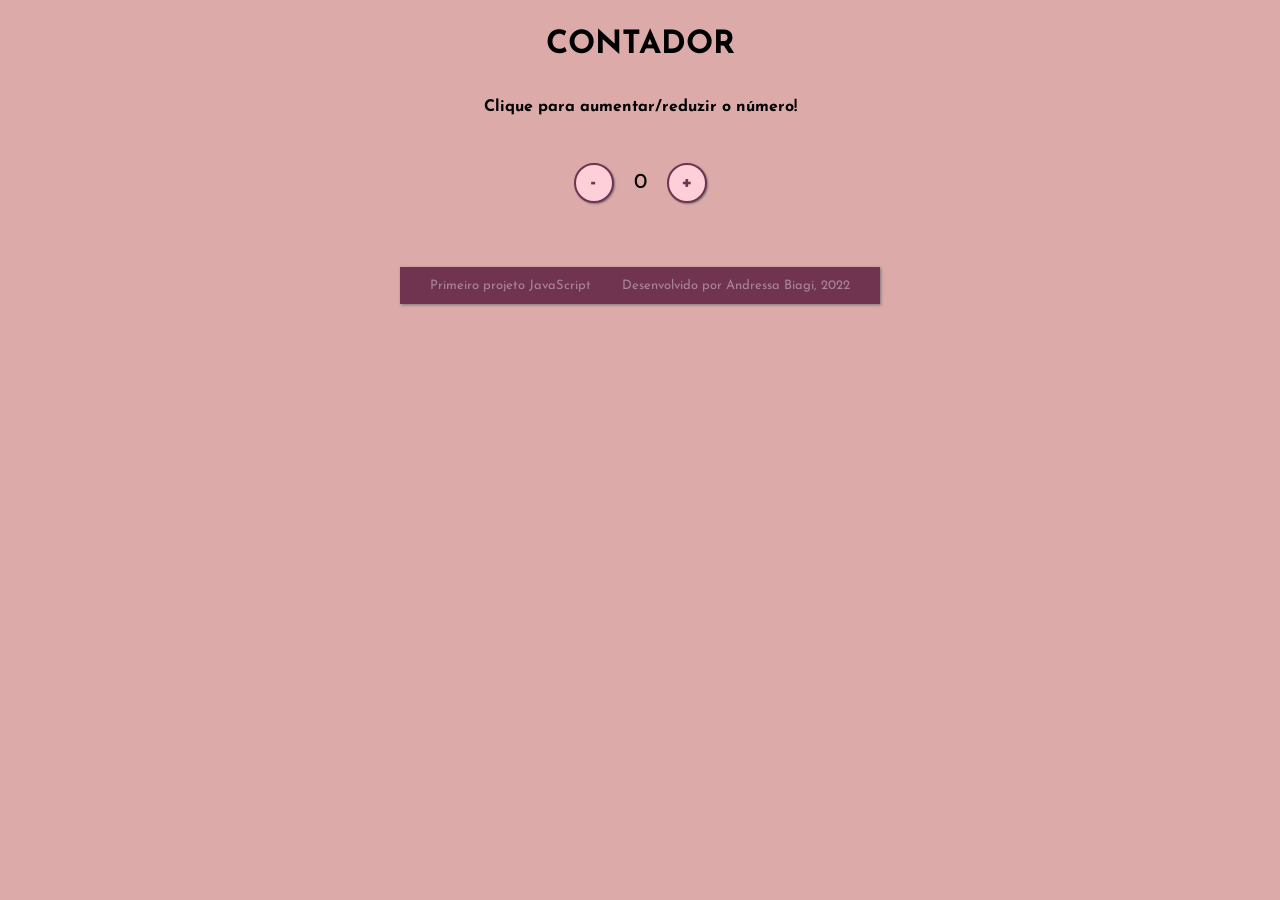
<file: contador-javascript-project/index.html>
<!DOCTYPE html>
<html lang="en">
<head>
    <meta charset="UTF-8">
    <meta http-equiv="X-UA-Compatible" content="IE=edge">
    <meta name="viewport" content="width=device-width, initial-scale=1.0">
    <link rel="stylesheet" href="assets/css/style.css">
    <title>teste</title>

</head>
<body>
    <h1>CONTADOR</h1>
    <p class="instruction">Clique para aumentar/reduzir o número!</p>
    <div id="counter">
        <button name="subtrair" onclick="decrement()">-</button> <!--'onclick' chama a function do JS-->
        <span id="currentNumber">0</span>
        <button name="adicionar" onclick="increment()">+</button>
    </div>
    <footer>

        <div class="container-footer">
            <p>Primeiro projeto JavaScript</p>
            <p>Desenvolvido por Andressa Biagi, 2022</p>            
        </div>
       
    </footer>
    <script src="assets/js/scripts.js"></script>
</body>
</html>
</file>
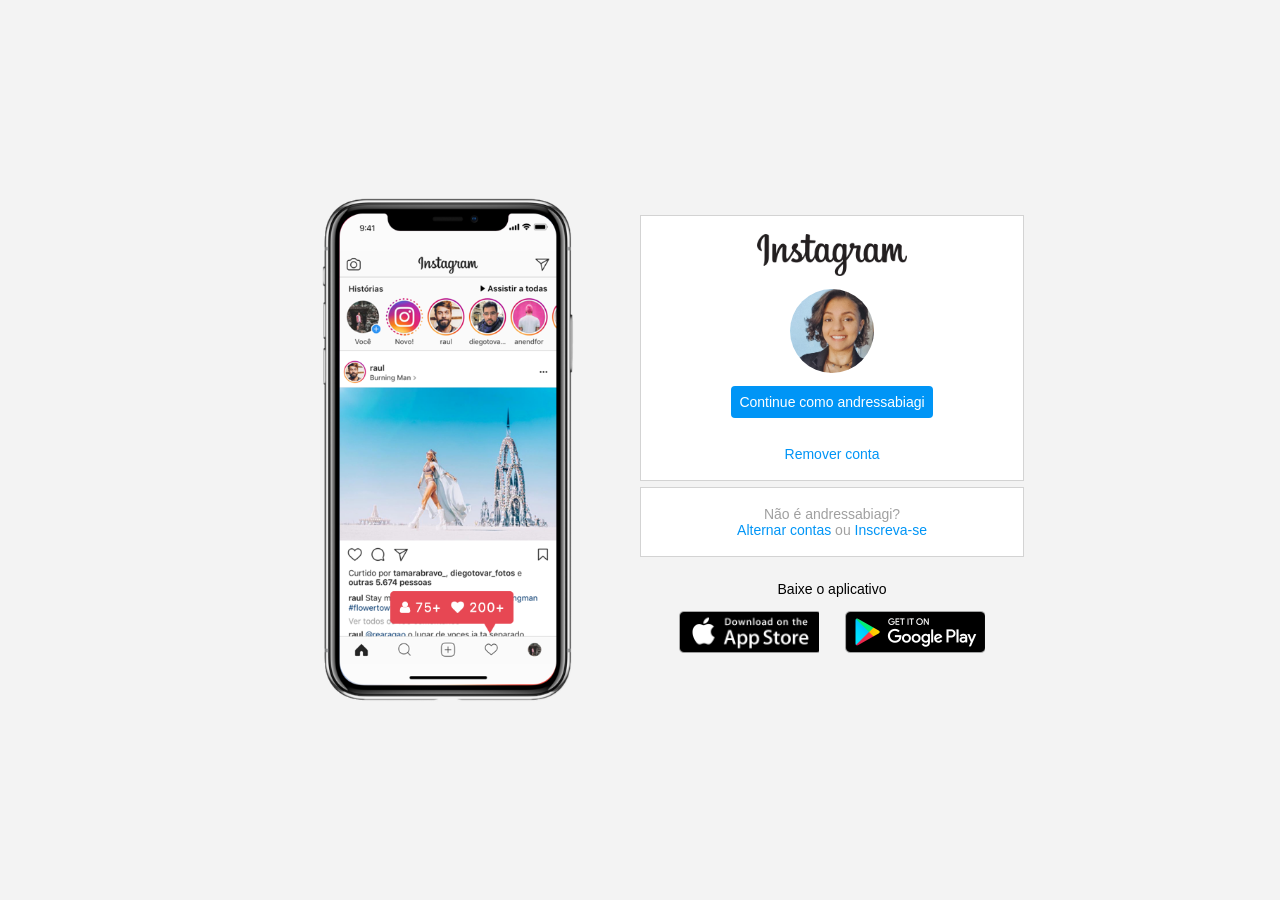
<file: instagram-project-bootcamp-unimedbh-dio/index.html>
<!DOCTYPE html>
<html lang="en">
<head>
    <meta charset="UTF-8">
    <meta name="viewport" content="width=device-width, initial-scale=1.0">
    <link rel="stylesheet" href="instagram-style.css">
    
    <title>Instagram</title>
</head>
<body>
    <div class="instagram-wrapper">
        <div class="instagram-phone">
            <img src="./img/instagram-celular.png" alt="celular">
        </div>
        <div class="instagram-continue">
            <div class="group">
                <img src="./img/instagram-logo.png" class="instagram-logo" alt="instagram logo">
                <div class="profile-photo">
                    <img src="./img/perfil-instagram.jpeg" alt="foto de perfil">
                </div>
                <a href="#" class="instagram-login">Continue como andressabiagi</a>
                <a href="#" class="instagram-logout">Remover conta</a>
            </div>
            <div class="group">
                <p class="not-account">Não é andressabiagi?</p>
                <p class="not-account">
                    <span class="link-blue">Alternar contas</span>
                    ou
                    <span class="link-blue">Inscreva-se</span>
                </p>
            </div>
            <div class="get-the-app">
                <p class="get-app">Baixe o aplicativo</p>
                <div class="download">
                    <a href="#" class="app-download"></a>
                    <a href="#" class="app-download"></a>
                </div>
            </div>
        </div>
    </div>
</body>
</html>
</file>
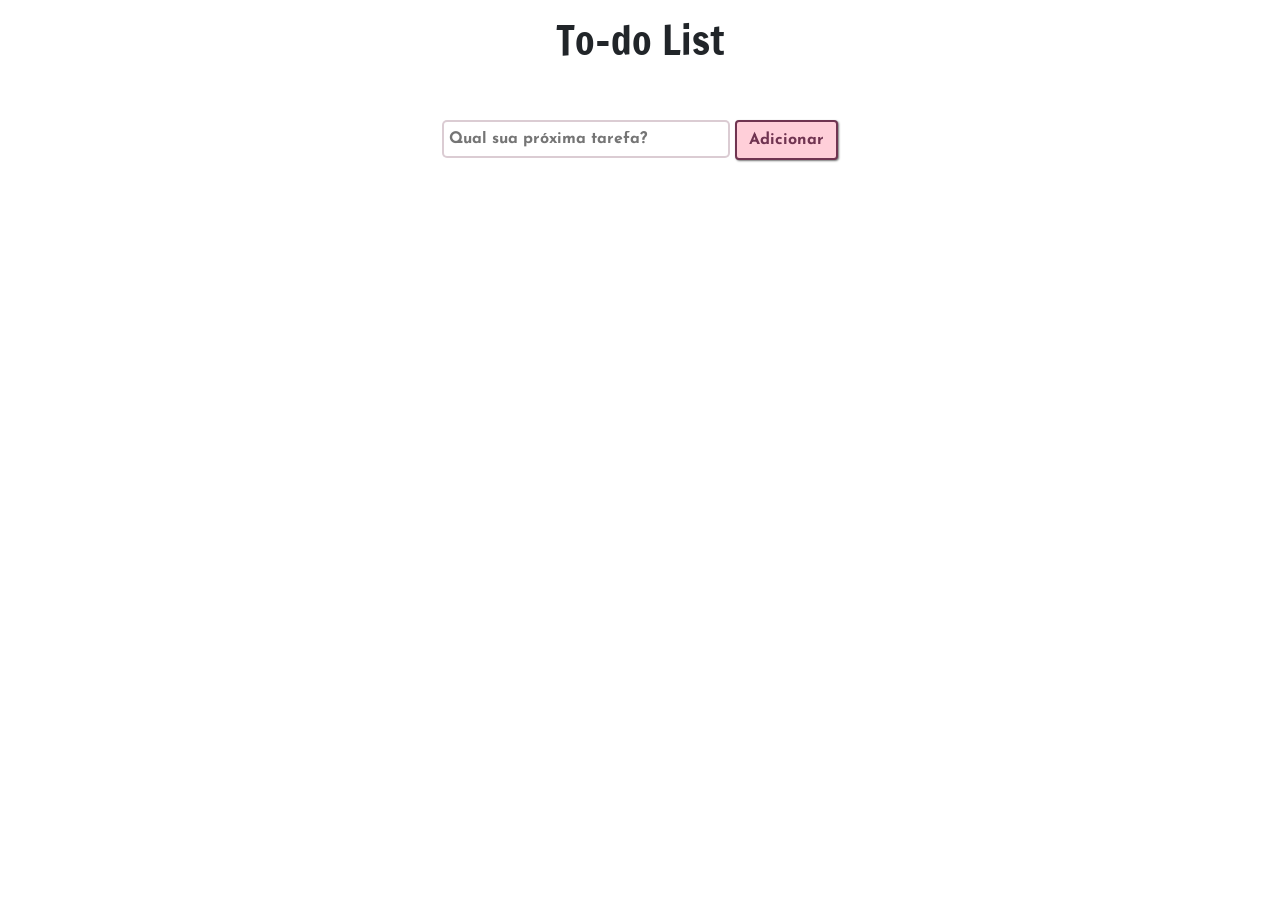
<file: to-do-list/index.html>
<!DOCTYPE html>
<html lang="en">
<head>
    <meta charset="UTF-8">
    <meta http-equiv="X-UA-Compatible" content="IE=edge">
    <meta name="viewport" content="width=device-width, initial-scale=1.0">
    <link rel="stylesheet" href="https://cdn.jsdelivr.net/npm/bootstrap@4.0.0/dist/css/bootstrap.min.css" integrity="sha384-Gn5384xqQ1aoWXA+058RXPxPg6fy4IWvTNh0E263XmFcJlSAwiGgFAW/dAiS6JXm" crossorigin="anonymous">
    <link rel="stylesheet" href="/to-do-list/assets/css/style.css">

    <title>To-do List</title>
</head>
<body>
    
    <h1>To-do List</h1>

    <div id="list">

        <form id="task-form">
            <input id="task-input" name="tarefa" type="text" placeholder="Qual sua próxima tarefa?">
            <button type="submit" class="btn btn-outline-secondary" >Adicionar</button>
                
        </form>

        <div id="tasks"></div>

    </div>
    <script src="/to-do-list/assets/js/scripts.js"></script>
</body>

</html>
</file>
<file: contador-javascript-project/assets/css/style.css>
@import url('https://fonts.googleapis.com/css2?family=Francois+One&family=Josefin+Sans:wght@100;300&display=swap');

* {
    font-family: 'Josefin Sans', sans-serif;
}

body {
    display: flex;
    align-items: center;
    justify-content: center;
    flex-direction: column;
    background-color: #ddaaaa;
}

h1, .instruction {
    font-weight: bolder;
}

button {
    height: 40px;
    width: 40px;
    border-radius: 50%;
    margin-top: 2rem;
    border: 2px solid #703451;
    background-color: #ffcfd9;
    color: #703451;
    font-size: 16pt;
    font-weight: 900;
    text-align: center;
    box-shadow: 1px 1px 2px rgb(118, 118, 118);
}

#counter {
    display: flex;
}

#currentNumber {
    display: flex;
    align-items: center;
    margin: 0 20px;
    font-size: 16pt;
    margin-top: 2rem;
}
.container-footer {
    font-size: 13px;
    height: 2.3rem;
    width: 30rem;
    margin-top: 4rem;
    display: flex;
    box-shadow: 1px 1px 3px rgb(118, 118, 118);
    background-color: #703451;
    color: rgba(255, 255, 255, 0.4);
    align-items: center;
    justify-content: space-evenly;
}
</file>
<file: instagram-project-bootcamp-unimedbh-dio/instagram-style.css>
* {
    padding: 0;
    margin: 0;
    box-sizing: border-box;
    text-decoration: none;
    font-family: sans-serif;
    font-size: 14px;
}

body {
    width: 100%;
    min-height: 100vh;
    background-color: rgb(243, 243, 243);
    margin: 0;
    padding: 0;
    display: flex;
    justify-content: center;
}

.instagram-wrapper {
    display: flex;
    align-items: center;
    justify-content: start;
    width: 60%;
    height: 100vh;
}

.instagram-phone {
    display: flex;
    align-items: center;
    justify-content: center;
    width: 50%;
}

.instagram-phone img {
    height: 36rem;
}

.instagram-continue {
    display: flex;
    align-items: center; /* horizontal */
    justify-content: space-around; /* vertical */
    flex-direction: column;
    width: 50%;
    min-height: 34rem;
}

.group {
    display: flex;
    justify-content: space-between;
    align-items: center;
    flex-direction: column;
    background-color: #ffffff;
    width: 100%;
    padding: 1.3rem 0;
    border: 1px solid lightgray;
}

.group:nth-child(1) {
    min-height: 19rem;
}

.instagram-logo {
    height: 3rem;
}

.profile-photo {
    display: flex;
    justify-content: center;
    align-items: center;
    border-radius: 50%;
    overflow: hidden;
    
}

.profile-photo img {
    height: 6rem;
}

.instagram-login {
    background-color: #0095f6;
    color: #ffffff;
    padding: 8px;
    border-radius: 4px;
}

.instagram-logout {
    color: #0095f6;
    margin-top: 1rem;
}

.not-account {
    color: rgb(160, 160, 160);
}

.link-blue {
    color: #0095f6;
}

.get-the-app {
    display: flex;
    flex-direction: column;
    align-items: center;
    justify-content: center;
    width: 100%;
    padding: 1.3rem 0;
}

.download {
    display: flex;
    width: 100%;
    justify-content: space-evenly;
    align-items: center;
    padding: 1rem;
}

.app-download {
    height: 3rem;
    width: 10rem;
    background-size: cover;
}

.app-download:nth-child(1) {
    background-image: url('./img/apple-button.png');
}

.app-download:nth-child(2) {
    background-image: url('./img/googleplay-button.png');
}

/* media queries */


@media (max-width: 1024px) {
    .instagram-wrapper {
        width: 90%;
    }
}

@media (max-width: 650px) {
    body {
        background-color: #ffffff;
    }

    .instagram-wrapper {
        width: 90%;
    }

    .instagram-phone {
        display: none;
    }

    .instagram-continue {
        width: 100%;
    }
    
    .group {
        border: 1px solid transparent;
    }
}
</file>
<file: to-do-list/assets/css/style.css>
@import url('https://fonts.googleapis.com/css2?family=Francois+One&family=Josefin+Sans:wght@100;300&display=swap');

* {
    font-family: 'Josefin Sans', sans-serif;
}
/*font-family: 'Francois One', sans-serif;*/

body {
    display: flex;
    align-items: center;
    justify-content: center;
    flex-direction: column;
}
h1 {
    font-family: 'Francois One', sans-serif;
    padding: 1rem;
}
#list {
    margin-top: 2rem;
}
#task-input {
    width: 18rem;
    border: 2px solid #70345140;
    font-weight: bolder;
    
}
.btn {
    border: 2px solid #703451;
    background-color: #ffcfd9;
    color: #703451;
    font-size: 12pt;
    font-weight: 900;
    text-align: center;
    box-shadow: 1px 1px 2px rgb(118, 118, 118);
}
input[type="text"] {
    padding: 5px;
    border-radius: 5px;
    border: 1px solid black;
}
  
#tasks {
    display: flex;
    flex-direction: column;
    margin-top: 20px;
}
  
.task-item {
    display: flex;
    align-items: center;
    margin-bottom: 10px;
}
label {
    margin-bottom: 0;
}
:checked + label {
    text-decoration: line-through;
    color: grey;
    margin-bottom: 0;
}
</file>
